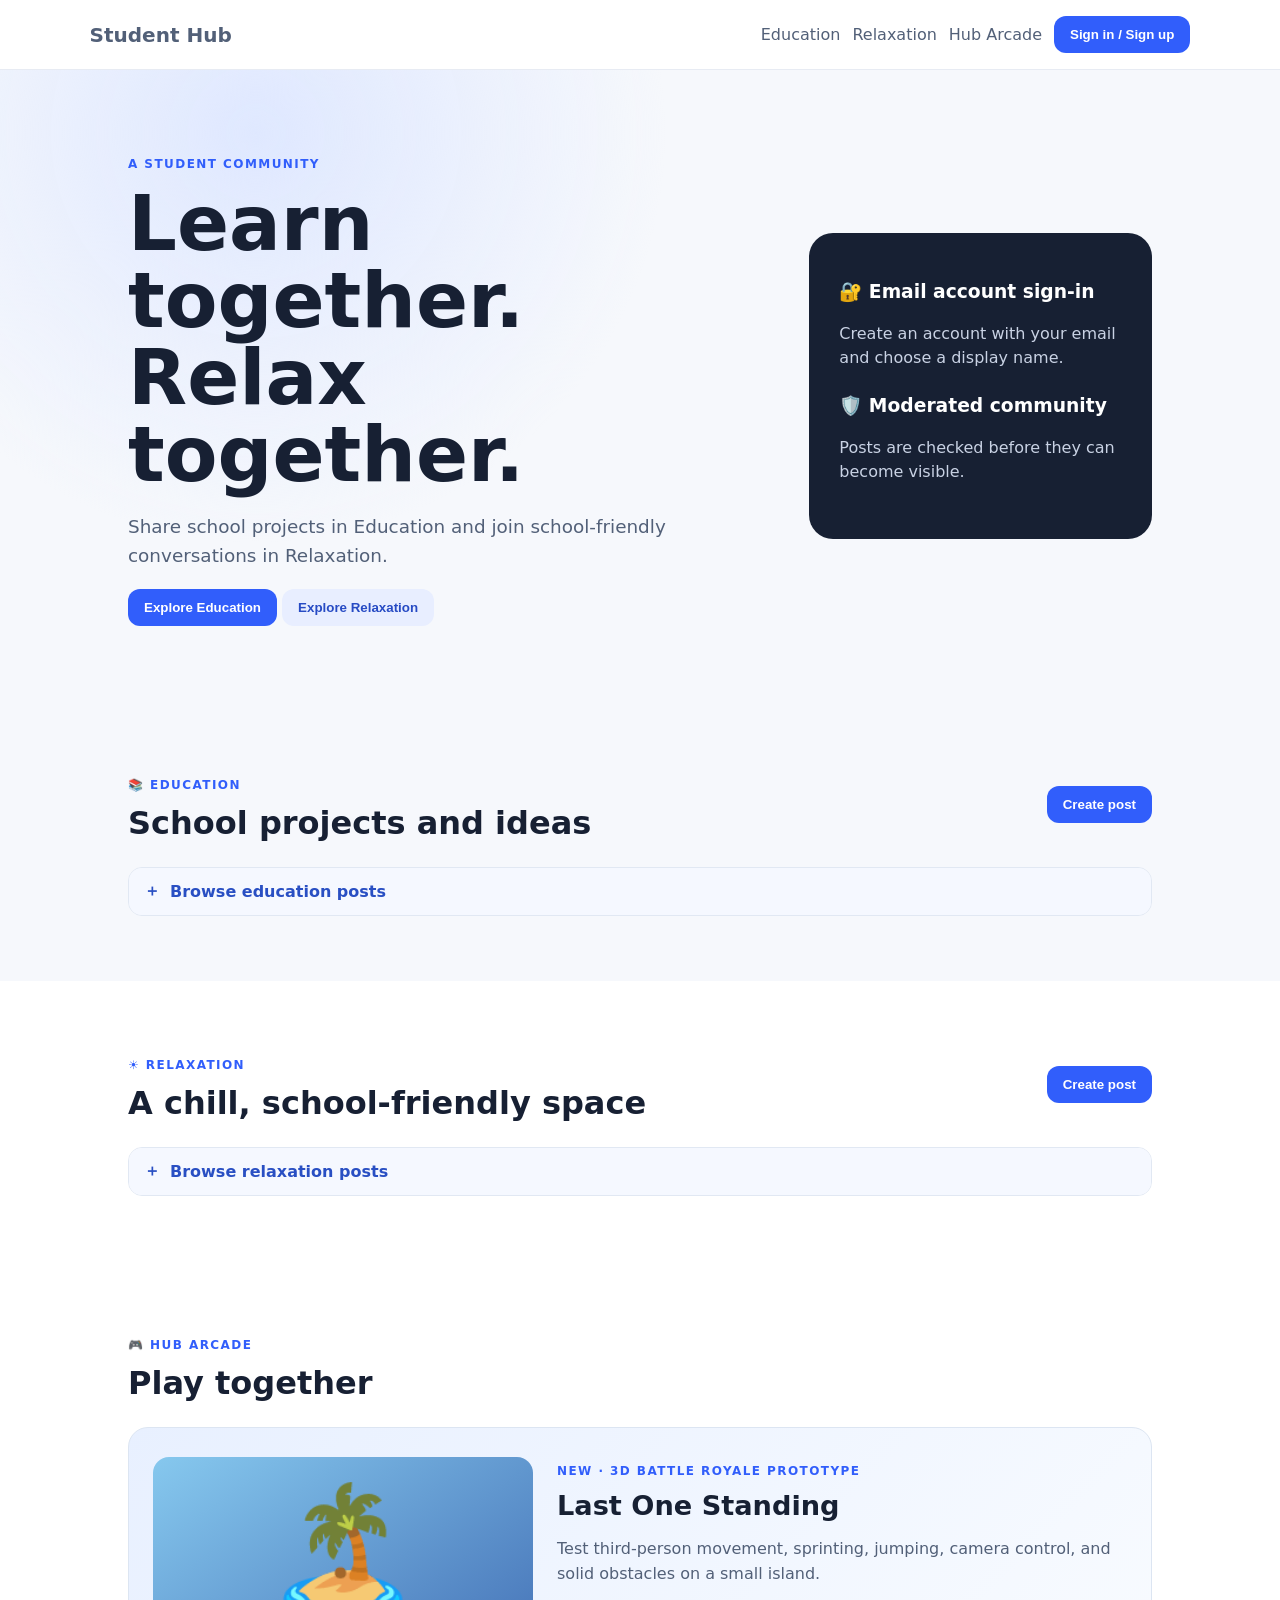
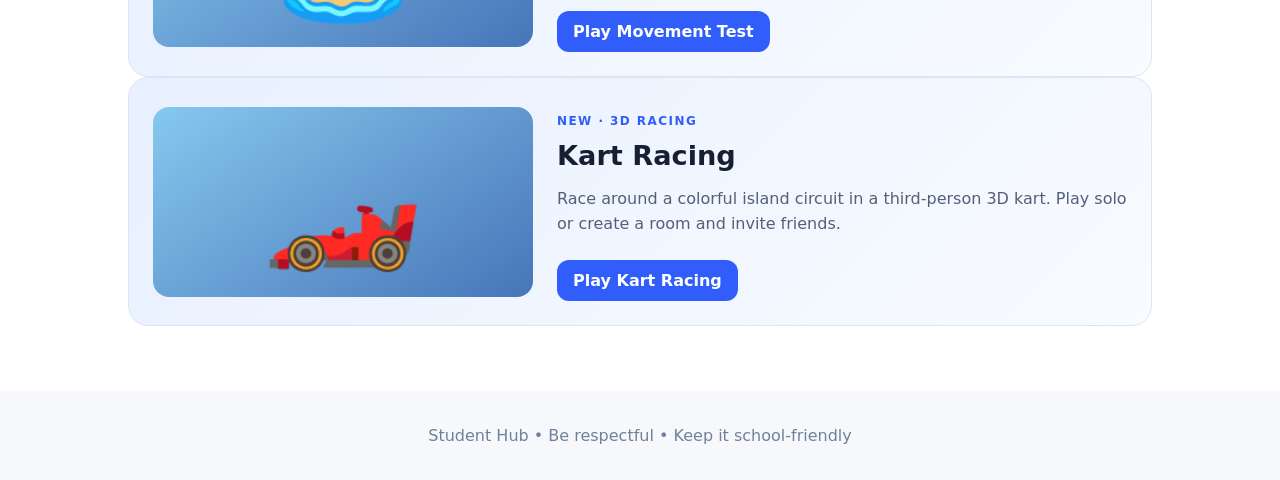
<file: index.html>
<!doctype html>
<html lang="en">
<head>
  <meta charset="UTF-8">
  <meta name="viewport" content="width=device-width,initial-scale=1">
  <title>Student Hub</title>
  <link rel="stylesheet" href="style.css">
</head>
<body>
  <header class="topbar">
    <a class="brand" href="#">Student Hub</a>
    <nav>
      <a href="#education">Education</a>
      <a href="#relaxation">Relaxation</a>
      <a href="#arcade">Hub Arcade</a>
      <span id="signedInAs" class="hidden"></span>
      <button id="notificationBtn" class="secondary hidden" type="button">Notifications <span id="notificationCount" class="notification-count hidden">0</span></button>
      <button id="profileBtn" class="secondary hidden" type="button">Profile</button>
      <button id="messagesBtn" class="secondary hidden" type="button">Messages</button>
      <button id="leaderboardBtn" class="secondary hidden" type="button">Points</button>
      <button id="adminBtn" class="secondary hidden">Admin Dashboard</button>
      <button id="loginBtn" class="primary">Sign in / Sign up</button>
      <button id="logoutBtn" class="ghost hidden">Log out</button>
    </nav>
  </header>

  <section id="notificationsPanel" class="notifications-panel hidden" aria-label="Notifications">
    <div class="notifications-heading">
      <div><p class="eyebrow">YOUR ACCOUNT</p><h2>Notifications</h2></div>
      <div class="notifications-actions">
        <button id="refreshNotifications" class="secondary" type="button">Refresh</button>
        <button id="markAllRead" class="secondary" type="button">Mark all read</button>
        <button id="closeNotifications" class="ghost" type="button">Close</button>
      </div>
    </div>
    <div id="notificationsList" class="notifications-list">Sign in to view notifications.</div>
  </section>

  <main>
    <section class="hero">
      <div>
        <p class="eyebrow">A STUDENT COMMUNITY</p>
        <h1>Learn together.<br>Relax together.</h1>
        <p class="lead">Share school projects in Education and join school-friendly conversations in Relaxation.</p>
        <button class="primary jump" data-target="education">Explore Education</button>
        <button class="secondary jump" data-target="relaxation">Explore Relaxation</button>
      </div>
      <div class="hero-card">
        <h3>🔐 Email account sign-in</h3>
        <p>Create an account with your email and choose a display name.</p>
        <h3>🛡️ Moderated community</h3>
        <p>Posts are checked before they can become visible.</p>
      </div>
    </section>

    <section class="section" id="education">
      <div class="section-heading">
        <div><p class="eyebrow">📚 EDUCATION</p><h2>School projects and ideas</h2></div>
        <button class="primary new-post" data-section="education">Create post</button>
      </div>
      <details class="feed-browser">
        <summary>Browse education posts</summary>
        <label class="post-search-label">Search education posts<input type="search" data-post-search="educationFeed" placeholder="Search titles, posts, or authors"></label>
        <div class="feed-scrollbox"><div class="feed" id="educationFeed"></div></div>
      </details>
    </section>

    <section class="section alt" id="relaxation">
      <div class="section-heading">
        <div><p class="eyebrow">☀️ RELAXATION</p><h2>A chill, school-friendly space</h2></div>
        <button class="primary new-post" data-section="relaxation">Create post</button>
      </div>
      <details class="feed-browser">
        <summary>Browse relaxation posts</summary>
        <label class="post-search-label">Search relaxation posts<input type="search" data-post-search="relaxationFeed" placeholder="Search titles, posts, or authors"></label>
        <div class="feed-scrollbox"><div class="feed" id="relaxationFeed"></div></div>
      </details>
    </section>


    <section class="section alt" id="arcade">
      <div class="section-heading">
        <div><p class="eyebrow">🎮 HUB ARCADE</p><h2>Play together</h2></div>
      </div>
      <article class="arcade-feature">
        <div class="arcade-art" aria-hidden="true">🏝️</div>
        <div class="arcade-copy">
          <p class="eyebrow">NEW · 3D BATTLE ROYALE PROTOTYPE</p>
          <h3>Last One Standing</h3>
          <p>Test third-person movement, sprinting, jumping, camera control, and solid obstacles on a small island.</p>
          <a class="primary arcade-play" href="last-one-standing.html">Play Movement Test</a>
        </div>
      </article>
      <article class="arcade-feature">
        <div class="arcade-art" aria-hidden="true">🏎️</div>
        <div class="arcade-copy">
          <p class="eyebrow">NEW · 3D RACING</p>
          <h3>Kart Racing</h3>
          <p>Race around a colorful island circuit in a third-person 3D kart. Play solo or create a room and invite friends.</p>
          <a class="primary arcade-play" href="kart-racing.html">Play Kart Racing</a>
        </div>
      </article>
    </section>

    <section id="profilePanel" class="feature-panel hidden">
      <div class="feature-heading"><div><p class="eyebrow">YOUR COMMUNITY PROFILE</p><h2 id="profileName">Student profile</h2></div><button class="ghost" onclick="document.getElementById('profilePanel').classList.add('hidden')">Close</button></div>
      <div class="profile-layout"><div id="profileAvatar" class="profile-avatar"><span>S</span></div><div><p id="profileBio" class="lead">No bio yet.</p><button id="profileMessageButton" class="primary hidden" type="button">Request a private chat</button></div></div>
      <form id="profileEditForm" class="profile-edit-form hidden"><h3>Edit your profile</h3><label>Display name<input id="profileEditName" maxlength="60" required></label><label>Short bio<textarea id="profileEditBio" maxlength="240" placeholder="A little about your school interests"></textarea></label><label>Profile picture URL (HTTPS)<input id="profileEditAvatar" type="url" placeholder="https://..."></label><p class="notice">Only use an image you have permission to share. Avoid adding your school, address, phone number, or other private details.</p><button class="primary" type="submit">Save profile</button></form>
      <h3>Published post history</h3><div id="profilePosts" class="profile-posts"></div>
    </section>

    <section id="messagesPanel" class="feature-panel hidden">
      <div class="feature-heading"><div><p class="eyebrow">PRIVATE MESSAGES</p><h2>Messages</h2></div><button class="ghost" onclick="document.getElementById('messagesPanel').classList.add('hidden')">Close</button></div>
      <p class="notice">Chats are text-only and require the other student to accept your request. You can report a message or block a student. Do not share private information.</p>
      <div class="message-search"><label>Find a student<input id="studentSearch" maxlength="60" placeholder="Search display names"></label><button id="searchStudentsBtn" class="secondary" type="button">Search</button></div>
      <div id="studentSearchResults" class="admin-list muted">Search for a student to request a direct chat or select people for a group.</div>
      <div class="group-create"><label>New group name<input id="groupNameInput" maxlength="40" placeholder="e.g. STEM Project Team"></label><button id="createGroupBtn" class="secondary" type="button">Create group with selected students</button><p class="meta">Select students using the checkboxes in search results. Each invited student must accept before joining. Groups allow up to 12 members.</p></div>
      <div class="messages-layout"><div class="messages-sidebar"><h3>Requests & invitations</h3><div id="messageRequests" class="admin-list">Loading requests...</div><h3>Conversations</h3><div id="conversationList" class="admin-list">Loading conversations...</div></div><div class="chat-area"><div id="groupChatInfo" class="group-chat-info"></div><div id="chatGames" class="chat-games"></div><div id="chatMessages" class="chat-messages">Choose an accepted conversation to view messages.</div><div class="group-chat-actions"><button id="inviteSelectedGroupBtn" class="small-button hidden" type="button">Invite selected students to this group</button><button id="leaveGroupBtn" class="small-button danger hidden" type="button">Leave group</button></div><button id="blockStudentBtn" class="small-button danger hidden" type="button">Block student</button><form id="chatComposer" class="chat-composer hidden"><textarea id="chatInput" maxlength="2000" required placeholder="Write a respectful message"></textarea><button id="sendMessageBtn" class="primary" type="submit">Send</button></form></div></div>
    </section>

    <section id="leaderboardPanel" class="feature-panel hidden">
      <div class="feature-heading"><div><p class="eyebrow">COMMUNITY CONTRIBUTIONS</p><h2>Points & achievements</h2></div><button class="ghost" onclick="document.getElementById('leaderboardPanel').classList.add('hidden')">Close</button></div>
      <p class="notice">New published posts earn 10 points. Staff-approved comments earn 2 points. Points reward helpful contributions, not popularity.</p>
      <div id="leaderboardList" class="leaderboard-list">Loading leaderboard...</div>
    </section>

    <section id="adminPanel" class="admin-panel hidden">
      <div class="admin-heading">
        <div>
          <p class="eyebrow">STAFF AREA</p>
          <h2>Admin Dashboard</h2>
          <p id="adminRoleLabel" class="muted"></p>
        </div>
        <div class="admin-heading-actions">
          <button id="refreshAdmin" class="secondary">Refresh</button>
          <button id="closeAdmin" class="ghost">Close</button>
        </div>
      </div>

      <div class="admin-grid">
        <section class="admin-card">
          <h3>🛡️ Pending Review</h3>
          <p class="muted">AI-flagged posts wait here for staff review before publication.</p>
          <button id="createReviewTestPost" class="secondary hidden" type="button">Create harmless test post</button>
          <p class="notice">Owner/admin testing only. This creates a clearly labeled sample directly in the review queue.</p>
          <div id="pendingReviewList" class="admin-list">Loading pending posts...</div>
        </section>

        <section class="admin-card" id="membersCard">
          <h3>👥 Member management</h3>
          <p class="muted">Review accounts, assign staff roles, and manage bans.</p>
          <div id="membersList" class="admin-list">Loading members...</div>
        </section>

        <section class="admin-card">
          <h3>🔒 Reported private messages</h3>
          <p class="muted">Only messages students report are shown to staff here.</p>
          <div id="dmReportsList" class="admin-list">Loading reports...</div>
        </section>
        <section class="admin-card">
          <h3>💬 Comment review</h3>
          <p class="muted">Comments stay private until staff approves them.</p>
          <div id="pendingCommentsList" class="admin-list">Loading comments...</div>
        </section>
        <section class="admin-card">
          <h3>🚩 Report queue</h3>
          <p class="muted">Review posts that students have reported.</p>
          <div id="reportsList" class="admin-list">Loading reports...</div>
        </section>

        <section class="admin-card">
          <h3>🙈 Hidden posts</h3>
          <p class="muted">Restore posts that were hidden by staff.</p>
          <div id="hiddenPostsList" class="admin-list">Loading hidden posts...</div>
        </section>
      </div>
    </section>
  </main>

  <footer>Student Hub • Be respectful • Keep it school-friendly</footer>

  <div class="modal hidden" id="authModal">
    <div class="modal-box">
      <button class="close" id="closeAuth">×</button>
      <p class="eyebrow">STUDENT HUB ACCOUNT</p>
      <h2 id="authHeading">Sign in</h2>
      <form id="authForm">
        <label id="nameLabel" class="hidden">Display name<input id="nameInput" maxlength="60" placeholder="Your display name"></label>
        <label>Email<input id="emailInput" type="email" required placeholder="you@example.com"></label>
        <label>Password<input id="passwordInput" type="password" required minlength="8" placeholder="At least 8 characters"></label>
        <p class="notice" id="authNotice">Use your Student Hub email and password.</p>
        <button class="primary" type="submit" id="authSubmit">Sign in</button>
      </form>
      <p class="notice"><span id="switchPrompt">New here?</span> <button id="switchAuth" type="button">Create an account</button></p>
    </div>
  </div>

  <div class="modal hidden" id="postModal">
    <div class="modal-box">
      <button class="close" id="closeModal">×</button>
      <p class="eyebrow" id="modalSection">NEW POST</p>
      <h2>Create a post</h2>
      <form id="postForm">
        <input type="hidden" id="sectionInput">
        <label>Title<input id="titleInput" maxlength="120" required></label>
        <label>Content<textarea id="contentInput" maxlength="10000" required></textarea></label>
        <label class="image-upload-label" for="postImageInput">Add an image (optional)
          <input id="postImageInput" type="file" accept="image/jpeg,image/png,image/webp">
        </label>
        <p class="notice">JPG, PNG, or WebP. Maximum file size: 5 MB. Images are checked along with your post.</p>
        <div id="postImagePreview" class="post-image-preview hidden" aria-live="polite"></div>
        <p class="notice">Posts are checked by automated moderation. Unflagged posts publish immediately; flagged posts wait for staff review.</p>
        <button class="primary" type="submit" id="submitPost">Submit for review</button>
      </form>
    </div>
  </div>

  <div id="toast" class="toast hidden"></div>
  <script type="module" src="app.js?v=1660c5dce2f8"></script>
</body>
</html>
</file>
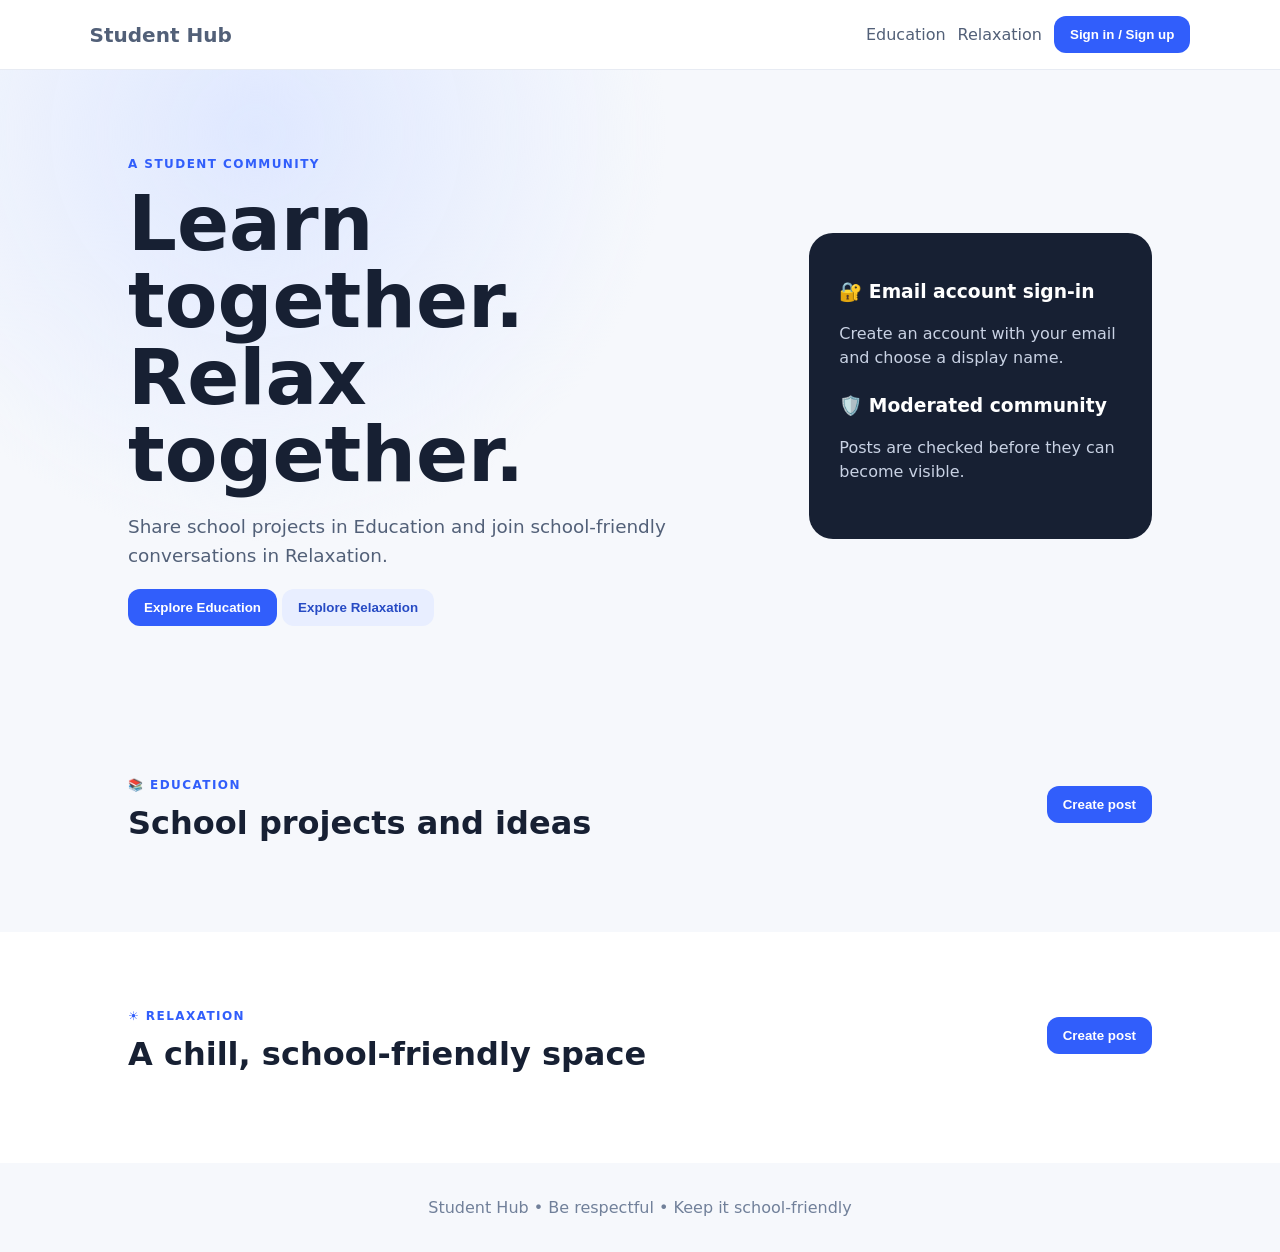
<file: indeex.html>
<!doctype html>
<html lang="en"><head><meta charset="UTF-8"><meta name="viewport" content="width=device-width,initial-scale=1"><title>Student Hub</title><link rel="stylesheet" href="style.css"></head>
<body>
<header class="topbar"><a class="brand" href="#">Student Hub</a><nav><a href="#education">Education</a><a href="#relaxation">Relaxation</a><span id="signedInAs" class="hidden"></span><button id="loginBtn" class="primary">Sign in / Sign up</button><button id="logoutBtn" class="ghost hidden">Log out</button></nav></header>
<main><section class="hero"><div><p class="eyebrow">A STUDENT COMMUNITY</p><h1>Learn together.<br>Relax together.</h1><p class="lead">Share school projects in Education and join school-friendly conversations in Relaxation.</p><button class="primary jump" data-target="education">Explore Education</button> <button class="secondary jump" data-target="relaxation">Explore Relaxation</button></div><div class="hero-card"><h3>🔐 Email account sign-in</h3><p>Create an account with your email and choose a display name.</p><h3>🛡️ Moderated community</h3><p>Posts are checked before they can become visible.</p></div></section>
<section class="section" id="education"><div class="section-heading"><div><p class="eyebrow">📚 EDUCATION</p><h2>School projects and ideas</h2></div><button class="primary new-post" data-section="education">Create post</button></div><div class="feed" id="educationFeed"></div></section>
<section class="section alt" id="relaxation"><div class="section-heading"><div><p class="eyebrow">☀️ RELAXATION</p><h2>A chill, school-friendly space</h2></div><button class="primary new-post" data-section="relaxation">Create post</button></div><div class="feed" id="relaxationFeed"></div></section></main>
<footer>Student Hub • Be respectful • Keep it school-friendly</footer>
<div class="modal hidden" id="authModal"><div class="modal-box"><button class="close" id="closeAuth">×</button><p class="eyebrow">STUDENT HUB ACCOUNT</p><h2 id="authHeading">Sign in</h2><form id="authForm"><label id="nameLabel" class="hidden">Display name<input id="nameInput" maxlength="60" placeholder="Your display name"></label><label>Email<input id="emailInput" type="email" required placeholder="you@example.com"></label><label>Password<input id="passwordInput" type="password" required minlength="8" placeholder="At least 8 characters"></label><p class="notice" id="authNotice">Use your Student Hub email and password.</p><button class="primary" type="submit" id="authSubmit">Sign in</button></form><p class="notice"><span id="switchPrompt">New here?</span> <button id="switchAuth" type="button">Create an account</button></p></div></div>
<div class="modal hidden" id="postModal"><div class="modal-box"><button class="close" id="closeModal">×</button><p class="eyebrow" id="modalSection">NEW POST</p><h2>Create a post</h2><form id="postForm"><input type="hidden" id="sectionInput"><label>Title<input id="titleInput" maxlength="120" required></label><label>Content<textarea id="contentInput" maxlength="10000" required></textarea></label><p class="notice">Your post is checked before it becomes visible. If moderation is unavailable, it will not publish.</p><button class="primary" type="submit" id="submitPost">Submit for review</button></form></div></div>
<div id="toast" class="toast hidden"></div><script type="module" src="app.js"></script></body></html>
</file>
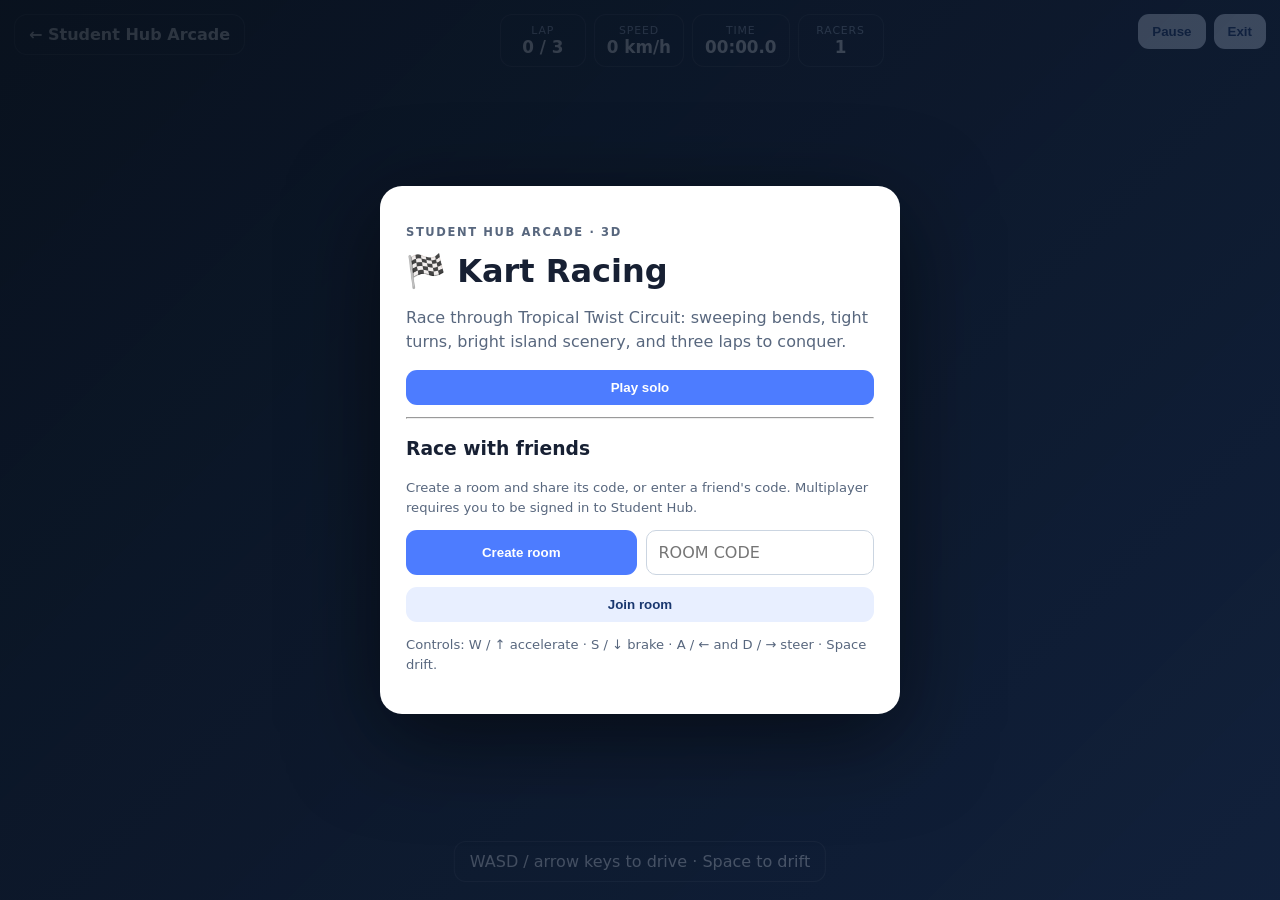
<file: kart-racing.html>
<!doctype html>
<html lang="en">
<head>
  <meta charset="UTF-8">
  <meta name="viewport" content="width=device-width,initial-scale=1">
  <meta name="theme-color" content="#14213d">
  <title>Kart Racing | Student Hub Arcade</title>
  <style>
    *{box-sizing:border-box}html,body{margin:0;width:100%;height:100%;overflow:hidden;font-family:Inter,system-ui,Arial,sans-serif;background:#101827;color:#fff}
    #game{position:fixed;inset:0}canvas{display:block;width:100%;height:100%}
    .top{position:fixed;z-index:3;top:14px;left:14px;right:14px;display:flex;justify-content:space-between;align-items:flex-start;gap:12px;pointer-events:none}
    .brand,.hud,.actions{pointer-events:auto}.brand{padding:10px 14px;background:#101827d9;border:1px solid #ffffff24;border-radius:13px;text-decoration:none;color:#fff;font-weight:850}
    .hud{display:flex;gap:8px;flex-wrap:wrap;justify-content:center}.stat{min-width:86px;padding:9px 12px;text-align:center;background:#101827df;border:1px solid #ffffff24;border-radius:12px}.stat small{display:block;color:#aab8ce;font-size:.68rem;text-transform:uppercase;letter-spacing:.08em}.stat strong{font-size:1.05rem;font-variant-numeric:tabular-nums}
    .actions{display:flex;gap:8px}.btn{border:0;border-radius:11px;padding:10px 14px;background:#e8efff;color:#19376f;font-weight:800;cursor:pointer}.btn.primary{background:#4d7cff;color:white}.btn:disabled{opacity:.5;cursor:not-allowed}
    .panel{position:fixed;z-index:5;inset:0;display:grid;place-items:center;padding:18px;background:linear-gradient(135deg,#08111ddd,#122443bb)}.dialog{width:min(520px,100%);max-height:90vh;overflow:auto;padding:26px;background:#fff;color:#172033;border-radius:22px;box-shadow:0 24px 90px #0008}.dialog h1{margin:4px 0 8px;font-size:2rem}.dialog p{color:#58677e;line-height:1.5}.eyebrow{font-size:.72rem;font-weight:900;letter-spacing:.14em;color:#4268d9}.row{display:flex;gap:9px;flex-wrap:wrap;margin:12px 0}.row>*{flex:1}.field{width:100%;padding:12px;border:1px solid #cbd5e1;border-radius:10px;font:inherit}.note{font-size:.82rem;color:#64748b}.hidden{display:none!important}
    #message{position:fixed;z-index:4;bottom:18px;left:50%;transform:translateX(-50%);padding:10px 15px;background:#101827df;border:1px solid #ffffff26;border-radius:12px;color:#fff;text-align:center;max-width:90vw}
    #countdown{position:fixed;z-index:4;inset:0;display:grid;place-items:center;font-size:clamp(5rem,18vw,11rem);font-weight:1000;text-shadow:0 8px 35px #0009;pointer-events:none}
    .controls{position:fixed;z-index:3;bottom:18px;left:18px;right:18px;display:none;justify-content:space-between;pointer-events:none}.control-group{display:flex;gap:10px}.touch{width:62px;height:62px;border:1px solid #ffffff55;border-radius:18px;background:#101827b8;color:white;font-size:1.35rem;font-weight:900;pointer-events:auto;touch-action:none}
    @media(max-width:720px){.top{flex-wrap:wrap}.brand{font-size:.85rem}.hud{order:3;width:100%}.stat{flex:1;min-width:0;padding:7px}.actions .btn{padding:9px;font-size:.8rem}.controls{display:flex}.dialog{padding:21px}}
  </style>
</head>
<body>
  <div id="game"></div>
  <div class="top">
    <a class="brand" href="index.html#arcade">← Student Hub Arcade</a>
    <div class="hud">
      <div class="stat"><small>Lap</small><strong id="lap">0 / 3</strong></div>
      <div class="stat"><small>Speed</small><strong id="speed">0 km/h</strong></div>
      <div class="stat"><small>Time</small><strong id="time">00:00.0</strong></div>
      <div class="stat"><small>Racers</small><strong id="racers">1</strong></div>
    </div>
    <div class="actions"><button class="btn" id="pauseBtn">Pause</button><button class="btn" id="exitBtn">Exit</button></div>
  </div>
  <div id="countdown" class="hidden"></div>
  <div class="controls">
    <div class="control-group"><button class="touch" data-key="ArrowLeft">◀</button><button class="touch" data-key="ArrowRight">▶</button></div>
    <div class="control-group"><button class="touch" data-key="ArrowDown">▼</button><button class="touch" data-key="ArrowUp">▲</button></div>
  </div>
  <div id="message">WASD / arrow keys to drive · Space to drift</div>

  <section class="panel" id="menu">
    <div class="dialog">
      <p class="eyebrow">STUDENT HUB ARCADE · 3D</p>
      <h1>🏁 Kart Racing</h1>
      <p>Race through Tropical Twist Circuit: sweeping bends, tight turns, bright island scenery, and three laps to conquer.</p>
      <div class="row"><button class="btn primary" id="soloBtn">Play solo</button></div>
      <hr>
      <h3>Race with friends</h3>
      <p class="note">Create a room and share its code, or enter a friend's code. Multiplayer requires you to be signed in to Student Hub.</p>
      <div class="row"><button class="btn primary" id="createRoomBtn">Create room</button><input class="field" id="roomInput" maxlength="6" placeholder="ROOM CODE" aria-label="Room code"></div>
      <div class="row"><button class="btn" id="joinRoomBtn">Join room</button></div>
      <p class="note" id="roomStatus" aria-live="polite"></p>
      <p class="note">Controls: W / ↑ accelerate · S / ↓ brake · A / ← and D / → steer · Space drift.</p>
    </div>
  </section>
  <section class="panel hidden" id="lobby">
    <div class="dialog">
      <p class="eyebrow">MULTIPLAYER ROOM</p>
      <h1>Room <span id="roomLabel"></span></h1>
      <p>Share this code with friends so they can join your race.</p>
      <div class="row"><button class="btn" id="copyCodeBtn">Copy room code</button><button class="btn" id="leaveRoomBtn">Leave room</button></div>
      <h3>Racers in room</h3>
      <div id="playerList"></div>
      <p class="note" id="lobbyStatus">Waiting for racers…</p>
      <div class="row"><button class="btn primary" id="startRaceBtn">Start race</button></div>
    </div>
  </section>
  <section class="panel hidden" id="finish">
    <div class="dialog">
      <p class="eyebrow">RACE COMPLETE</p><h1>🏆 Finished!</h1>
      <p id="finishTime"></p>
      <div class="row"><button class="btn primary" id="againBtn">Race again</button><button class="btn" id="finishExitBtn">Back to arcade</button></div>
    </div>
  </section>
  <section class="panel hidden" id="pausePanel">
    <div class="dialog"><p class="eyebrow">RACE PAUSED</p><h1>Take a breather.</h1><div class="row"><button class="btn primary" id="resumeBtn">Resume</button><button class="btn" id="pauseExitBtn">Exit race</button></div></div>
  </section>
<script type="module">
import * as THREE from "https://esm.sh/three@0.170.0";
import { createClient } from "https://esm.sh/@supabase/supabase-js@2";

const SUPABASE_URL = "https://hftxvwrhinrqnuqdxzcs.supabase.co";
const SUPABASE_ANON_KEY = "sb_publishable_-JzmuC2v2YDdeZaeNS4OjQ_BGiKMNLl";
const supabase = createClient(SUPABASE_URL, SUPABASE_ANON_KEY);
const $ = id => document.getElementById(id);
let currentUser = null;
let playerName = "Guest Racer";
let channel = null;
let roomCode = "";
let isRoomHost = false;
let raceRunning = false;
let paused = false;
let raceStartAt = 0;
let raceStartedAt = 0;
let elapsed = 0;
let lap = 0;
let previousTrackT = 0;
let finished = false;
let lastBroadcast = 0;
const keys = new Set();
const remotePlayers = new Map();
const maxLaps = 3;
const trackSamples = 360;
const roadHalfWidth = 8;
const trackPoints = [];
const scene = new THREE.Scene();
scene.background = new THREE.Color(0x91d7f2);
scene.fog = new THREE.Fog(0x91d7f2, 100, 230);
const camera = new THREE.PerspectiveCamera(65, innerWidth / innerHeight, 0.1, 500);
const renderer = new THREE.WebGLRenderer({antialias:true});
renderer.setPixelRatio(Math.min(devicePixelRatio, 1.8));
renderer.setSize(innerWidth, innerHeight);
renderer.shadowMap.enabled = true;
renderer.shadowMap.type = THREE.PCFSoftShadowMap;
renderer.outputColorSpace = THREE.SRGBColorSpace;
$("game").appendChild(renderer.domElement);
scene.add(new THREE.HemisphereLight(0xdff5ff,0x66804b,2.0));
const sun = new THREE.DirectionalLight(0xffffff,2.2);
sun.position.set(-45,85,35);sun.castShadow=true;sun.shadow.mapSize.set(2048,2048);scene.add(sun);

const mat = (color, roughness=.85) => new THREE.MeshStandardMaterial({color,roughness});
const grassMat=mat(0x4d9b55), roadMat=mat(0x343b49), curbMat=mat(0xf3f3f3), redMat=mat(0xe34c48), whiteMat=mat(0xffffff), treeMat=mat(0x247044), trunkMat=mat(0x805334);
const ground=new THREE.Mesh(new THREE.PlaneGeometry(360,360),grassMat);ground.rotation.x=-Math.PI/2;ground.position.y=-.12;ground.receiveShadow=true;scene.add(ground);

// Tropical Twist Circuit: a closed, hand-shaped course with straights, sweepers,
 // and tighter bends. All track systems use the same normalized 0..1 parameter.
const courseCurve = new THREE.CatmullRomCurve3([
  new THREE.Vector3(48,0,0),
  new THREE.Vector3(45,0,17),
  new THREE.Vector3(34,0,33),
  new THREE.Vector3(15,0,42),
  new THREE.Vector3(-8,0,41),
  new THREE.Vector3(-29,0,32),
  new THREE.Vector3(-44,0,15),
  new THREE.Vector3(-46,0,-7),
  new THREE.Vector3(-33,0,-27),
  new THREE.Vector3(-11,0,-41),
  new THREE.Vector3(13,0,-40),
  new THREE.Vector3(33,0,-27),
  new THREE.Vector3(42,0,-12)
], true, "catmullrom", 0.18);
function centerAt(t){return courseCurve.getPointAt(THREE.MathUtils.euclideanModulo(t,1));}
function tangentAt(t){return courseCurve.getTangentAt(THREE.MathUtils.euclideanModulo(t,1)).normalize();}
function sideAt(t){const d=tangentAt(t);return new THREE.Vector3(d.z,0,-d.x).normalize();}
for(let i=0;i<trackSamples;i++)trackPoints.push(centerAt(i/trackSamples));
const roadVertices=[],roadIndices=[];
for(let i=0;i<=trackSamples;i++){
  const t=i/trackSamples,p=centerAt(t),s=sideAt(t);
  roadVertices.push(p.x+s.x*roadHalfWidth,.02,p.z+s.z*roadHalfWidth,p.x-s.x*roadHalfWidth,.02,p.z-s.z*roadHalfWidth);
  if(i<trackSamples){const a=i*2,b=a+1,c=a+2,d=a+3;roadIndices.push(a,b,c,b,d,c);}
}
const roadGeo=new THREE.BufferGeometry();roadGeo.setAttribute("position",new THREE.Float32BufferAttribute(roadVertices,3));roadGeo.setIndex(roadIndices);roadGeo.computeVertexNormals();
const road=new THREE.Mesh(roadGeo,roadMat);road.receiveShadow=true;scene.add(road);
function makeRail(sign,color){
  const pts=[];for(let i=0;i<=trackSamples;i++){const t=i/trackSamples,p=centerAt(t),s=sideAt(t);pts.push(new THREE.Vector3(p.x+s.x*(roadHalfWidth+.55)*sign, .65,p.z+s.z*(roadHalfWidth+.55)*sign));}
  const curve=new THREE.CatmullRomCurve3(pts,true);const rail=new THREE.Mesh(new THREE.TubeGeometry(curve,trackSamples,0.42,8,true),mat(color));rail.castShadow=true;scene.add(rail);
}
makeRail(1,0xf4f5f7);makeRail(-1,0xf4f5f7);
for(let i=0;i<trackSamples;i+=12){
  const t=i/trackSamples,p=centerAt(t),s=sideAt(t);
  const marker=new THREE.Mesh(new THREE.BoxGeometry(.22,.04,2.1),whiteMat);marker.position.set(p.x,.08,p.z);marker.rotation.y=Math.atan2(tangentAt(t).x,tangentAt(t).z);scene.add(marker);
  for(const sign of [-1,1]){
    const curb=new THREE.Mesh(new THREE.BoxGeometry(2.1,.14,.9),i%24===0?redMat:whiteMat);
    curb.position.set(p.x+s.x*roadHalfWidth*.91,.12,p.z+s.z*roadHalfWidth*.91);curb.rotation.y=Math.atan2(tangentAt(t).x,tangentAt(t).z);scene.add(curb);
  }
}
// Checkered start/finish strip across the full road width.
for(let i=0;i<8;i++){
  const tile=new THREE.Mesh(new THREE.BoxGeometry(2,.07,1.25),i%2?whiteMat:mat(0x202633));
  tile.position.set(48-7+i*2,.09,0);
  scene.add(tile);
}
// Colorful start/finish arch.
const archMat=mat(0xffcf45,.5),archDark=mat(0x3156bd,.55);
for(const x of [39.8,56.2]){
  const post=new THREE.Mesh(new THREE.BoxGeometry(.8,5.5,.8),archMat);
  post.position.set(x,2.75,0);post.castShadow=true;scene.add(post);
}
const archTop=new THREE.Mesh(new THREE.BoxGeometry(17.2,.9,.9),archDark);
archTop.position.set(48,5.45,0);archTop.castShadow=true;scene.add(archTop);
const archSign=new THREE.Mesh(new THREE.BoxGeometry(7.5,1.15,.16),mat(0xff5b62,.5));
archSign.position.set(48,5.45,.52);scene.add(archSign);
const startT=0;
for(let i=0;i<10;i++){
  const t=i/10*.32,p=centerAt(t),s=sideAt(t);
  const tree=new THREE.Group();
  const trunk=new THREE.Mesh(new THREE.CylinderGeometry(.35,.5,2.4,7),trunkMat);trunk.position.y=1.2;trunk.castShadow=true;tree.add(trunk);
  const crown=new THREE.Mesh(new THREE.ConeGeometry(2.2,5,7),treeMat);crown.position.y=4; crown.castShadow=true;tree.add(crown);
  tree.position.set(p.x+s.x*17,0,p.z+s.z*17);scene.add(tree);
}
for(let i=0;i<36;i++){
  const t=i/36,p=centerAt(t),s=sideAt(t),sign=i%2?1:-1;
  const group=new THREE.Group();
  const trunk=new THREE.Mesh(new THREE.CylinderGeometry(.28,.4,2,7),trunkMat);trunk.position.y=1;group.add(trunk);
  const crown=new THREE.Mesh(new THREE.ConeGeometry(1.7,4,7),treeMat);crown.position.y=3.6;group.add(crown);
  group.position.set(p.x+s.x*(19+Math.random()*14)*sign,0,p.z+s.z*(19+Math.random()*14)*sign);scene.add(group);
}
const water=new THREE.Mesh(new THREE.PlaneGeometry(600,600),mat(0x3c9bc4));water.rotation.x=-Math.PI/2;water.position.y=-.35;scene.add(water);
const island=new THREE.Mesh(new THREE.CylinderGeometry(105,110,2,64),grassMat);island.position.y=-.7;scene.add(island);

function makeKart(color=0x3478f6,name="You"){
  const root=new THREE.Group();const bodyMat=mat(color,.45),dark=mat(0x18202c,.6),glass=mat(0x9bd9f3,.25);
  const body=new THREE.Mesh(new THREE.BoxGeometry(2.5,.65,3.7),bodyMat);body.position.y=.85;body.castShadow=true;root.add(body);
  const nose=new THREE.Mesh(new THREE.BoxGeometry(1.7,.28,1.0),bodyMat);nose.position.set(0,1.12,1.25);root.add(nose);
  const seat=new THREE.Mesh(new THREE.BoxGeometry(1.25,.95,1.1),dark);seat.position.set(0,1.45,-.35);root.add(seat);
  const windshield=new THREE.Mesh(new THREE.BoxGeometry(1.45,.55,.16),glass);windshield.position.set(0,1.65,.25);windshield.rotation.x=-.2;root.add(windshield);
  for(const x of [-1.3,1.3])for(const z of [-1.15,1.15]){
    const wheel=new THREE.Mesh(new THREE.CylinderGeometry(.48,.48,.38,14),dark);wheel.rotation.z=Math.PI/2;wheel.position.set(x,.48,z);wheel.castShadow=true;root.add(wheel);
  }
  const driverHead=new THREE.Mesh(new THREE.SphereGeometry(.42,14,12),mat(0xffc99e));driverHead.position.set(0,2.05,-.45);root.add(driverHead);
  const helmet=new THREE.Mesh(new THREE.SphereGeometry(.49,14,12,0,Math.PI*2,0,Math.PI*.55),mat(0xffd34f));helmet.position.set(0,2.12,-.48);root.add(helmet);
  root.userData.playerName=name;scene.add(root);return root;
}
const kart=makeKart(0x3478f6,playerName);
kart.position.set(48,0,0);
let heading=0,speed=0,steer=0;
const remoteColors=[0xf04e4e,0x9b59d0,0xff9f43,0x1abc9c,0xe84393];
function closestTrackT(pos){
  // Find the closest point on each sampled track segment, not just each sample vertex.
  // This remains stable around the full loop, including the start/finish seam.
  let bestDistance=Infinity,bestT=0;
  for(let i=0;i<trackSamples;i++){
    const a=trackPoints[i],b=trackPoints[(i+1)%trackSamples];
    const abX=b.x-a.x,abZ=b.z-a.z;
    const lengthSq=abX*abX+abZ*abZ;
    const fraction=THREE.MathUtils.clamp(((pos.x-a.x)*abX+(pos.z-a.z)*abZ)/lengthSq,0,1);
    const dx=pos.x-(a.x+abX*fraction),dz=pos.z-(a.z+abZ*fraction);
    const distance=dx*dx+dz*dz;
    if(distance<bestDistance){bestDistance=distance;bestT=(i+fraction)/trackSamples;}
  }
  return {t:bestT,distance:Math.sqrt(bestDistance)};
}
function createRemote(id,name){
  const obj=makeKart(remoteColors[remotePlayers.size%remoteColors.length],name||"Racer");
  obj.scale.setScalar(.94);remotePlayers.set(id,{obj,target:new THREE.Vector3(48,0,0),heading:0,name:name||"Racer",lap:0});
  return remotePlayers.get(id);
}
function removeRemote(id){const p=remotePlayers.get(id);if(p){scene.remove(p.obj);p.obj.traverse(o=>{if(o.geometry)o.geometry.dispose();});remotePlayers.delete(id);}}
function updateRacerCount(){$("racers").textContent=String(1+remotePlayers.size);}
function formatTime(ms){const total=ms/1000,m=Math.floor(total/60),s=(total%60).toFixed(1).padStart(4,"0");return String(m).padStart(2,"0")+":"+s;}
function showMessage(text){$("message").textContent=text;}
function setPanel(id){for(const p of ["menu","lobby","finish","pausePanel"])$(p).classList.toggle("hidden",p!==id);}
async function getIdentity(){
  const {data}=await supabase.auth.getUser();currentUser=data?.user||null;
  if(currentUser)playerName=(currentUser.user_metadata?.display_name||currentUser.email?.split("@")[0]||"Student").slice(0,22);
}
function randomCode(){const chars="ABCDEFGHJKLMNPQRSTUVWXYZ23456789";let s="";for(let i=0;i<6;i++)s+=chars[Math.floor(Math.random()*chars.length)];return s;}
async function connectRoom(code,host){
  if(!currentUser){$("roomStatus").textContent="Sign in to Student Hub first, then return to join multiplayer.";return false;}
  if(channel)await supabase.removeChannel(channel);
  roomCode=code.toUpperCase();isRoomHost=host;
  channel=supabase.channel("kart-room-"+roomCode,{config:{presence:{key:currentUser.id},broadcast:{self:false}}});
  channel.on("presence",{event:"sync"},()=>{
    const state=channel.presenceState(),ids=Object.keys(state);
    for(const id of ids){if(id===currentUser.id)continue;const meta=state[id]?.[0]||{};if(!remotePlayers.has(id))createRemote(id,meta.name||"Racer");}
    for(const id of [...remotePlayers.keys()])if(!ids.includes(id))removeRemote(id);
    updateRacerCount();renderPlayers();
  });
  channel.on("broadcast",{event:"kart-state"},({payload})=>{
    if(!payload||payload.id===currentUser.id)return;
    const remote=remotePlayers.get(payload.id)||createRemote(payload.id,payload.name);
    remote.target.set(payload.x,0,payload.z);remote.heading=payload.heading;remote.lap=payload.lap||0;
  });
  channel.on("broadcast",{event:"race-start"},({payload})=>{
    if(payload?.startAt)beginRace(payload.startAt);
  });
  await new Promise(resolve=>{
    channel.subscribe(async status=>{
      if(status==="SUBSCRIBED"){
        await channel.track({name:playerName,joinedAt:Date.now()});
        resolve(true);
      }else if(status==="CHANNEL_ERROR"||status==="TIMED_OUT"){resolve(false);}
    });
  }).then(ok=>{
    if(!ok){$("roomStatus").textContent="Could not connect to that room. Try again.";channel=null;return;}
    $("roomLabel").textContent=roomCode;$("roomInput").value=roomCode;
    $("lobbyStatus").textContent=isRoomHost?"You're the host. Start when everyone is ready.":"Connected! Waiting for the host to start.";
    $("startRaceBtn").classList.toggle("hidden",!isRoomHost);
    $("startRaceBtn").disabled=false;
    setPanel("lobby");renderPlayers();updateRacerCount();
  });
  return !!channel;
}
function renderPlayers(){
  if(!channel)return;
  const state=channel.presenceState(),rows=[];
  for(const id of Object.keys(state)){const p=state[id]?.[0]||{};rows.push('<div style="padding:9px;border:1px solid #e5eaf2;border-radius:9px;margin:6px 0"><strong>'+escapeHtml(p.name||"Racer")+'</strong>'+(id===currentUser?.id?' <span class="note">(you)</span>':"")+'</div>');}
  $("playerList").innerHTML=rows.join("")||"Waiting for racers…";
}
function escapeHtml(s){return String(s).replace(/[&<>"']/g,c=>({"&":"&amp;","<":"&lt;",">":"&gt;",'"':"&quot;","'":"&#39;"}[c]));}
function resetRace(){
  raceRunning=false;paused=false;finished=false;lap=0;elapsed=0;speed=0;heading=0;steer=0;
  kart.position.set(48,0,0);kart.rotation.y=0;previousTrackT=0;raceStartAt=0;raceStartedAt=0;
  $("lap").textContent="1 / "+maxLaps;$("speed").textContent="0 km/h";$("time").textContent="00:00.0";$("countdown").classList.add("hidden");
}
function beginRace(startAt=Date.now()+3000){
  resetRace();raceStartAt=startAt;raceRunning=true;setPanel("");showMessage("Get ready! W / ↑ accelerate · A/D / ← → steer · Space drift");
}
function startRace(){
  if(channel&&isRoomHost){const startAt=Date.now()+3500;channel.send({type:"broadcast",event:"race-start",payload:{startAt}});beginRace(startAt);}
  else beginRace(Date.now()+3000);
}
$("soloBtn").onclick=()=>{if(channel){supabase.removeChannel(channel);channel=null;roomCode="";remotePlayers.forEach((_,id)=>removeRemote(id));updateRacerCount();}setPanel("");beginRace();};
$("createRoomBtn").onclick=async()=>{await getIdentity();if(!currentUser){$("roomStatus").textContent="Please sign in to Student Hub before creating a multiplayer room.";return;}await connectRoom(randomCode(),true);};
$("joinRoomBtn").onclick=async()=>{await getIdentity();const code=$("roomInput").value.trim().toUpperCase();if(code.length!==6){$("roomStatus").textContent="Enter a 6-character room code.";return;}await connectRoom(code,false);};
$("copyCodeBtn").onclick=async()=>{try{await navigator.clipboard.writeText(roomCode);$("lobbyStatus").textContent="Room code copied! Share it with your friends.";}catch{$("lobbyStatus").textContent="Your room code is "+roomCode+". Select and copy it."; }};
$("startRaceBtn").onclick=startRace;
$("leaveRoomBtn").onclick=async()=>{if(channel)await supabase.removeChannel(channel);channel=null;roomCode="";remotePlayers.forEach((_,id)=>removeRemote(id));updateRacerCount();setPanel("menu");};
$("exitBtn").onclick=()=>{if(channel){supabase.removeChannel(channel);channel=null;}resetRace();setPanel("menu");};
$("finishExitBtn").onclick=$("exitBtn").onclick;
$("pauseBtn").onclick=()=>{if(!raceRunning||finished)return;paused=true;setPanel("pausePanel");};
$("resumeBtn").onclick=()=>{paused=false;setPanel("");};
$("pauseExitBtn").onclick=$("exitBtn").onclick;
$("againBtn").onclick=()=>{if(channel&&!isRoomHost){showMessage("Ask the room host to start the next race.");setPanel("lobby");return;}startRace();};

window.addEventListener("keydown",e=>{if(["ArrowUp","ArrowDown","ArrowLeft","ArrowRight"," "].includes(e.key))e.preventDefault();keys.add(e.key.toLowerCase());if(e.key==="Escape"&&raceRunning)$("pauseBtn").click();});
window.addEventListener("keyup",e=>keys.delete(e.key.toLowerCase()));
document.querySelectorAll("[data-key]").forEach(button=>{
  const key=button.dataset.key.toLowerCase();
  button.addEventListener("pointerdown",e=>{e.preventDefault();keys.add(key);button.setPointerCapture(e.pointerId);});
  const release=()=>keys.delete(key);button.addEventListener("pointerup",release);button.addEventListener("pointercancel",release);button.addEventListener("lostpointercapture",release);
});
window.addEventListener("blur",()=>keys.clear());

const clock=new THREE.Clock();
function update(dt,now){
  if(raceRunning&&!paused&&!finished){
    if(now<raceStartAt){$("countdown").classList.remove("hidden");$("countdown").textContent=String(Math.max(1,Math.ceil((raceStartAt-now)/1000)));speed=0;}
    else{
      $("countdown").classList.add("hidden");
      if(!raceStartedAt)raceStartedAt=now;
      elapsed=now-raceStartedAt;
      const forward=keys.has("w")||keys.has("arrowup"),back=keys.has("s")||keys.has("arrowdown");
      const left=keys.has("a")||keys.has("arrowleft"),right=keys.has("d")||keys.has("arrowright"),drift=keys.has(" ");
      // Separate throttle and reverse so holding S/Down reliably drives backward.
      if(forward&&!back) speed=Math.min(35,speed+22*dt);
      else if(back&&!forward){
        if(speed>0) speed=Math.max(0,speed-42*dt);
        else speed=Math.max(-18,speed-20*dt);
      }else if(!forward&&!back) speed*=Math.pow(.985,dt*60);

      // Lower steering rate and stronger damping make turns much less twitchy.
      const steerInput=(right?1:0)-(left?1:0);
      const steerStrength=Math.min(1,Math.abs(speed)/14);
      steer+=(steerInput*.78*steerStrength-steer*9.5*dt)*Math.min(1,dt*10);
      heading+=steer*dt*(drift?1.12:1)*Math.sign(speed||1);

      // Arcade-style curve assist: gently guide the kart along the circuit when
      // the player is not actively steering, instead of letting it drive straight
      // off a bend and collide with an invisible road-edge clamp.
      const trackBeforeMove=closestTrackT(kart.position);
      const trackTangent=tangentAt(trackBeforeMove.t);
      const targetHeading=Math.atan2(trackTangent.x,trackTangent.z);
      const headingError=Math.atan2(Math.sin(targetHeading-heading),Math.cos(targetHeading-heading));
      if(Math.abs(steerInput)===0 && Math.abs(speed)>2){
        heading+=headingError*Math.min(1,dt*1.8);
      }

      const direction=new THREE.Vector3(Math.sin(heading),0,Math.cos(heading));
      kart.position.addScaledVector(direction,speed*dt);

      // Keep the kart inside the drivable surface without snapping it across the road.
      const nearest=closestTrackT(kart.position),t=nearest.t,center=centerAt(t),side=sideAt(t);
      const lateral=(kart.position.x-center.x)*side.x+(kart.position.z-center.z)*side.z;
      // Keep the entire kart clear of both rails. Apply the full correction in this
      // frame so high speed cannot carry it beyond the outside edge between frames.
      // Keep the kart's center closer to the visible rail before correcting it.
      // The previous 2.55-unit inset created an oversized invisible wall.
      // 1.55 leaves room for the 1.25-unit half-width kart body plus a small margin.
      const safeRoadHalfWidth=roadHalfWidth-1.55;
      if(Math.abs(lateral)>safeRoadHalfWidth){
        const clamped=Math.sign(lateral)*safeRoadHalfWidth;
        const correction=lateral-clamped;
        kart.position.x-=side.x*correction;
        kart.position.z-=side.z*correction;
        speed*=.78;
      }
      if(previousTrackT>.88&&t<.12&&speed>2){lap++;$("lap").textContent=Math.min(lap+1,maxLaps)+" / "+maxLaps;if(lap>=maxLaps){finished=true;raceRunning=false;$("finishTime").textContent="Your time: "+formatTime(elapsed);setPanel("finish");}}
      previousTrackT=t;
      kart.rotation.y=heading;
      if(drift&&Math.abs(steerInput)>0)speed=Math.max(0,speed-.8*dt);
      $("speed").textContent=Math.round(Math.abs(speed)*3.6)+" km/h";
      $("time").textContent=formatTime(elapsed);
      if(channel&&now-lastBroadcast>100){
        lastBroadcast=now;channel.send({type:"broadcast",event:"kart-state",payload:{id:currentUser.id,name:playerName,x:kart.position.x,z:kart.position.z,heading,lap}});
      }
    }
  }
  for(const remote of remotePlayers.values()){
    remote.obj.position.lerp(remote.target,Math.min(1,dt*9));remote.obj.rotation.y=remote.heading;
  }
  const behind=new THREE.Vector3(-Math.sin(heading)*11,7.2,-Math.cos(heading)*11);
  const desired=kart.position.clone().add(behind);
  camera.position.lerp(desired,Math.min(1,dt*5));
  camera.lookAt(kart.position.x,kart.position.y+1.2,kart.position.z);
  if(raceRunning&&!paused&&!finished&&raceStartedAt&&now-raceStartedAt>0&&channel&&now-lastBroadcast>250)showMessage("Room "+roomCode+" · Race with your friends!");
}
function animate(){requestAnimationFrame(animate);const dt=Math.min(clock.getDelta(),.04);update(dt,Date.now());renderer.render(scene,camera);}
animate();
window.addEventListener("resize",()=>{camera.aspect=innerWidth/innerHeight;camera.updateProjectionMatrix();renderer.setSize(innerWidth,innerHeight);renderer.setPixelRatio(Math.min(devicePixelRatio,1.8));});
await getIdentity();
$("roomStatus").textContent=currentUser?"Signed in as "+playerName+". Multiplayer is ready.":"Single-player is ready. Sign in to Student Hub for multiplayer.";
</script>
</body>
</html>
</file>
<file: style.css>
*{box-sizing:border-box}
body{margin:0;font-family:Inter,system-ui,Arial,sans-serif;color:#172033;background:#f6f8fc}
.topbar{position:sticky;top:0;z-index:5;display:flex;justify-content:space-between;align-items:center;padding:16px 7%;background:#fff;border-bottom:1px solid #e7ebf3}
.brand{font-weight:800;font-size:1.25rem;color:#172033;text-decoration:none}
.topbar nav{display:flex;gap:12px;align-items:center;flex-wrap:wrap}
.topbar a{color:#526078;text-decoration:none}
.primary,.secondary,.ghost,.small-button{border:0;border-radius:12px;padding:11px 16px;font-weight:700;cursor:pointer}
.primary{background:#315efb;color:white}
.secondary{background:#e8eeff;color:#274bc4}
.ghost{background:#eee;color:#333}
button:disabled{opacity:.55;cursor:not-allowed}
.hero{min-height:500px;padding:75px 10%;display:grid;grid-template-columns:1.3fr .7fr;gap:45px;align-items:center;background:radial-gradient(circle at 20% 10%,#dfe8ff,transparent 35%),#f6f8fc}
.eyebrow{letter-spacing:.12em;font-size:.75rem;font-weight:800;color:#315efb}
.hero h1{font-size:clamp(2.8rem,6vw,5rem);line-height:1;margin:.2em 0}
.lead{font-size:1.15rem;color:#526078;max-width:650px;line-height:1.6}
.hero-card{background:#172033;color:white;padding:30px;border-radius:24px}
.hero-card p{color:#c9d2e4;line-height:1.5;margin-bottom:25px}
.section{padding:65px 10%}
.alt{background:white}
.section-heading{display:flex;justify-content:space-between;align-items:center;gap:20px;margin-bottom:25px}
.section h2{font-size:2rem;margin:0}
.feed{display:grid;grid-template-columns:repeat(auto-fit,minmax(280px,1fr));gap:18px}
.post,.admin-item{background:white;border:1px solid #e6ebf2;border-radius:18px;padding:22px}
.alt .post{background:#f8faff}
.post p,.admin-item p{line-height:1.55;white-space:pre-wrap;overflow-wrap:anywhere}
.meta,.notice,.muted{font-size:.88rem;color:#71809a}
.pinned-label{display:inline-block;margin-bottom:9px;padding:5px 9px;border-radius:8px;background:#fff2cc;color:#805b00;font-size:.8rem;font-weight:800}
.post-actions,.member-actions{display:flex;gap:8px;flex-wrap:wrap;margin:12px 0}
.small-button{padding:8px 11px;background:#e8eeff;color:#274bc4;font-size:.82rem}
.small-button.danger{background:#ffe8e8;color:#a32121}
.modal{position:fixed;inset:0;background:#0008;display:grid;place-items:center;padding:20px;z-index:10}
.modal-box{width:min(650px,100%);max-height:calc(100vh - 40px);max-height:calc(100dvh - 40px);overflow-y:auto;overscroll-behavior:contain;background:white;border-radius:22px;padding:28px;position:relative}
.close{position:absolute;right:18px;top:14px;border:0;background:transparent;font-size:2rem;cursor:pointer}
label{display:block;font-weight:700;margin:14px 0}
input,textarea{width:100%;padding:12px;border:1px solid #ccd5e3;border-radius:10px;font:inherit;margin-top:7px}
textarea{min-height:160px}
.hidden{display:none!important}
.toast{position:fixed;bottom:24px;left:50%;transform:translateX(-50%);background:#172033;color:white;padding:14px 20px;border-radius:12px;z-index:20;max-width:min(90vw,600px)}
footer{text-align:center;padding:35px;color:#71809a}
#signedInAs{font-size:.82rem;color:#64748b}
#switchAuth{border:0;background:none;color:#315efb;font-weight:700;cursor:pointer}
.admin-panel{padding:55px 7%;background:#edf2ff;border-top:1px solid #dce5fa}
.admin-heading{display:flex;justify-content:space-between;align-items:center;gap:20px;margin-bottom:24px}
.admin-heading h2{font-size:2rem;margin:0}
.admin-heading-actions{display:flex;gap:9px}
.admin-grid{display:grid;grid-template-columns:repeat(auto-fit,minmax(min(100%,420px),1fr));gap:18px;align-items:start}
.admin-card{background:white;border:1px solid #dfe6f3;border-radius:18px;padding:22px;min-width:0}
.admin-card h3{margin-top:0}
.admin-list{display:grid;gap:12px}
.member-row{display:flex;justify-content:space-between;gap:15px;padding:14px 0;border-top:1px solid #e8edf5}
.member-info{display:grid;gap:4px;min-width:0;overflow-wrap:anywhere}
.member-info span{font-size:.85rem;color:#71809a}
.role-tag{font-weight:800;text-transform:capitalize}
.member-actions{justify-content:flex-end;align-content:start}
.admin-item{padding:16px}
.admin-item h3{margin:8px 0}
@media(max-width:760px){
 .topbar{padding:14px 5%;align-items:flex-start}
 .topbar nav{justify-content:flex-end}
 .topbar nav a{display:none}
 .hero{grid-template-columns:1fr;padding:55px 7%}
 .section{padding:50px 7%}
 .section-heading,.admin-heading{align-items:flex-start;flex-direction:column}
 .member-row{flex-direction:column}
 .member-actions{justify-content:flex-start}
}


/* AI moderation review queue */
#pendingReviewList .admin-item { border-left: 4px solid #d69b24; }
#pendingReviewList .post-actions { margin-top: 14px; }


/* In-app post decision notifications */
.notification-count{display:inline-grid;place-items:center;min-width:20px;height:20px;padding:0 5px;margin-left:5px;border-radius:999px;background:#315efb;color:#fff;font-size:.72rem;font-weight:800}
.notifications-panel{position:relative;z-index:4;padding:24px 7%;background:#fff;border-bottom:1px solid #e7ebf3;box-shadow:0 8px 20px #1720330a}
.notifications-heading{display:flex;justify-content:space-between;align-items:center;gap:16px;margin-bottom:16px}
.notifications-heading h2{margin:0}
.notifications-actions{display:flex;gap:8px;flex-wrap:wrap}
.notifications-list{display:grid;gap:10px;max-width:1000px}
.notification-item{padding:15px 17px;border:1px solid #e6ebf2;border-radius:14px;background:#f8faff}
.notification-item.unread{border-left:4px solid #315efb;background:#f1f5ff}
.notification-item.read{opacity:.8}
.notification-item-heading{display:flex;justify-content:space-between;gap:12px;flex-wrap:wrap}
.notification-item p{margin:8px 0;line-height:1.5}
@media(max-width:760px){.notifications-panel{padding:20px 5%}.notifications-heading{align-items:flex-start;flex-direction:column}.notifications-actions{width:100%}.notifications-actions button{flex:1}}

/* Community features pack */
.feature-panel{margin:28px auto;padding:28px;max-width:1180px;background:#fff;border:1px solid #e5eaf2;border-radius:22px;box-shadow:0 12px 35px #1b2b4b0b}.feature-heading{display:flex;justify-content:space-between;align-items:center;gap:18px;margin-bottom:20px}.feature-heading h2{margin:0}.profile-layout{display:flex;gap:20px;align-items:center;margin:18px 0}.profile-avatar{width:104px;height:104px;border-radius:50%;overflow:hidden;background:#e8eeff;display:grid;place-items:center;font-size:2.5rem;font-weight:800;color:#315efb;flex:none}.profile-avatar img{width:100%;height:100%;object-fit:cover}.profile-edit-form{max-width:650px;padding:20px;margin:20px 0;background:#f7f9fd;border-radius:16px}.profile-posts{display:grid;gap:12px}.mini-post{padding:15px;border:1px solid #e6ebf2;border-radius:12px}.mini-post p{white-space:pre-wrap;margin-bottom:0}.profile-link{padding:0;border:0;background:none;color:#315efb;font:inherit;font-weight:700;cursor:pointer}.social-actions{display:flex;gap:8px;flex-wrap:wrap;margin:15px 0}.small-button{border:0;border-radius:9px;padding:8px 11px;background:#e9efff;color:#274bc4;font-weight:700;cursor:pointer}.small-button.liked{background:#ffe8ee;color:#b4234a}.small-button.danger{background:#fee8e7;color:#a32620}.comments-area{padding:14px;background:#f7f9fd;border-radius:13px;margin:12px 0}.comments-list{display:grid;gap:12px}.comment{border-bottom:1px solid #e3e9f2;padding-bottom:10px}.comment p{margin:5px 0}.comment-form textarea{min-height:75px}.message-search{display:flex;align-items:end;gap:12px;max-width:700px}.message-search label{flex:1}.messages-layout{display:grid;grid-template-columns:minmax(220px,.75fr) minmax(0,1.5fr);gap:18px;margin-top:20px}.messages-sidebar,.chat-area{padding:16px;border:1px solid #e5eaf2;border-radius:15px;min-width:0}.messages-sidebar h3{margin:8px 0}.conversation-button{display:block;width:100%;text-align:left;padding:11px;border:0;border-radius:9px;margin:5px 0;background:#f0f4ff;cursor:pointer}.conversation-button.selected{background:#dce6ff}.chat-messages{height:300px;overflow:auto;display:flex;flex-direction:column;gap:10px;padding:8px}.chat-message{max-width:85%;padding:12px;border-radius:13px;background:#f0f3f8}.chat-message.mine{align-self:flex-end;background:#e4ebff}.chat-message.theirs{align-self:flex-start}.chat-message p{white-space:pre-wrap;margin:0 0 6px}.text-button{border:0;background:none;color:#315efb;cursor:pointer;font-size:.8rem}.chat-composer{display:flex;gap:10px;align-items:end;margin-top:12px}.chat-composer textarea{min-height:65px;max-height:130px}.chat-composer button{flex:none}.leaderboard-list{display:grid;gap:10px}.leaderboard-row{display:grid;grid-template-columns:34px minmax(100px,1fr) auto;gap:10px;align-items:center;padding:14px;border:1px solid #e5eaf2;border-radius:12px}.rank{font-weight:800;color:#315efb}.points{font-weight:800}.achievement-tags{grid-column:2/4;display:flex;gap:6px;flex-wrap:wrap}.achievement-tags span{font-size:.75rem;background:#e8f5ed;color:#23643a;border-radius:20px;padding:4px 8px}.member-row{display:flex;align-items:center;justify-content:space-between;gap:12px;padding:10px 0;border-bottom:1px solid #e8edf4}.pinned-label{font-weight:700;color:#315efb;margin-bottom:8px}@media(max-width:760px){.messages-layout{grid-template-columns:1fr}.feature-panel{margin:15px 5%;padding:18px}.message-search{align-items:stretch;flex-direction:column}.chat-composer{align-items:stretch;flex-direction:column}.leaderboard-row{grid-template-columns:28px 1fr auto}}

/* Group chat additions */
.group-create{max-width:720px;margin:18px 0;padding:16px;background:#f7f9fd;border:1px solid #e5eaf2;border-radius:14px}.group-create label{margin-top:0}.group-create input{max-width:520px}.group-select-label{display:flex;align-items:center;gap:8px;margin:0;font-weight:600}.group-select-label input{width:auto;margin:0}.group-chat-info{margin-bottom:12px;padding:12px;background:#f7f9fd;border-radius:12px}.group-chat-info p{margin:6px 0}.group-member-list{display:flex;flex-wrap:wrap;gap:8px;font-size:.9rem}.group-chat-actions{display:flex;gap:8px;flex-wrap:wrap;margin:10px 0}


/* Post image attachments */
.post-image{display:block;width:100%;max-height:440px;object-fit:contain;margin:16px 0 8px;border-radius:14px;background:#eef2f8}
.image-upload-label{display:block}
.image-upload-label input[type=file]{display:block;padding:10px;background:#f7f9fd;cursor:pointer}
.post-image-preview{display:flex;align-items:flex-start;gap:12px;flex-wrap:wrap;margin:12px 0 18px;padding:12px;border:1px dashed #b9c7df;border-radius:14px;background:#f7f9fd}
.post-image-preview img{display:block;max-width:100%;max-height:260px;object-fit:contain;border-radius:10px}
.post-image-preview button{align-self:flex-start}

/* Tic-Tac-Toe game panels */
.ttt-section{margin:14px 0;padding:13px;border:1px solid #e3e9f3;border-radius:13px;background:#f8faff}
.ttt-section-heading,.ttt-game-top,.ttt-game-bottom{display:flex;align-items:center;justify-content:space-between;gap:10px;flex-wrap:wrap}
.ttt-game{margin-top:12px;padding:12px;background:#fff;border:1px solid #e4eaf3;border-radius:12px}
.ttt-board{display:grid;grid-template-columns:repeat(3,minmax(48px,72px));gap:5px;justify-content:center;margin:12px auto}
.ttt-cell{aspect-ratio:1;border:1px solid #cbd5e5;border-radius:9px;background:#f5f8ff;color:#20345f;font-size:1.65rem;font-weight:800;cursor:pointer}
.ttt-cell:not(:disabled):hover{background:#e5edff}
.ttt-game-bottom{font-size:.85rem}
.chat-games{margin:10px 0}


/* Compact, searchable post feed cards */
.post-search-label{display:block;max-width:560px;margin:0 0 18px;font-size:.9rem;color:#526078}
.post-search-label input{margin-top:6px}
.post-preview{white-space:pre-wrap;overflow-wrap:anywhere}
.post-expand{margin-top:12px;border-top:1px solid #e7ebf3;padding-top:10px}
.post-expand>summary{display:inline-flex;align-items:center;gap:7px;cursor:pointer;color:#315efb;font-weight:750;font-size:.9rem;list-style:none}
.post-expand>summary::-webkit-details-marker{display:none}
.post-expand>summary::before{content:"＋";font-weight:900}
.post-expand[open]>summary::before{content:"−"}
.post-full-content>p{white-space:pre-wrap;overflow-wrap:anywhere}
.post-expand .ttt-section{margin-top:12px}

/* Keep messaging within the available screen height; each list can scroll independently. */
.messages-layout{align-items:stretch}
.messages-sidebar,.chat-area{max-height:min(68vh,760px);min-height:360px;overflow:hidden}
.messages-sidebar{display:flex;flex-direction:column}
#messageRequests,#conversationList{min-height:0;overflow-y:auto;overscroll-behavior:contain;padding-right:5px}
#messageRequests{max-height:190px}
#conversationList{flex:1;max-height:420px}
.chat-area{display:flex;flex-direction:column;gap:8px}
.group-chat-info{flex:none;max-height:110px;overflow-y:auto}
.chat-games{flex:none;max-height:190px;overflow-y:auto;overscroll-behavior:contain;padding-right:4px}
.chat-messages{height:auto;min-height:160px;max-height:36vh;flex:1 1 260px;overflow-y:auto;overscroll-behavior:contain;scroll-behavior:smooth}
.chat-composer{flex:none}
@media(max-width:760px){
 .messages-sidebar,.chat-area{max-height:none;min-height:0}
 #messageRequests{max-height:170px}
 #conversationList{max-height:240px;flex:none}
 .chat-area{max-height:72vh}
 .chat-games{max-height:150px}
 .chat-messages{min-height:180px;max-height:38vh;flex:1 1 220px}
}


 /* Make the compact-post control clearly visible and easy to tap. */
.post-expand{border-top:0;padding-top:4px;margin-top:10px}
.post-expand>summary{display:flex;width:100%;box-sizing:border-box;justify-content:space-between;padding:10px 12px;border:1px solid #dbe4f3;border-radius:10px;background:#f5f8ff;color:#294fc3;font-size:.9rem}
.post-expand>summary:hover{background:#eaf0ff}
.post-expand>summary:focus-visible{outline:3px solid #91adff;outline-offset:2px}
.post-expand[open]>summary{background:#eaf0ff;border-color:#c7d6fb}
.post-expand>summary::before{order:2;margin-left:auto}
.post-expand[open] .post-full-content{padding-top:8px}
@media(max-width:760px){.post-expand>summary{min-height:44px}}


/* Collapsible section-level post browsers with their own scroll areas. */
.feed-browser{margin-top:14px;border:1px solid #e1e8f3;border-radius:14px;background:#fff;overflow:hidden}
.feed-browser>summary{display:flex;align-items:center;gap:10px;padding:13px 15px;cursor:pointer;list-style:none;font-weight:750;color:#294fc3;background:#f5f8ff}
.feed-browser>summary::-webkit-details-marker{display:none}
.feed-browser>summary::before{content:"＋";font-weight:900}
.feed-browser[open]>summary::before{content:"−"}
.feed-browser>summary:hover{background:#eaf0ff}
.feed-browser>summary:focus-visible{outline:3px solid #91adff;outline-offset:-3px}
.feed-browser .post-search-label{margin:14px 15px 10px;max-width:none}
.feed-scrollbox{max-height: min(68vh, 620px);overflow-y:auto;overscroll-behavior:contain;padding:0 15px 15px;scrollbar-gutter:stable}
.feed-scrollbox .feed{display:grid;gap:14px}
.feed-scrollbox .post{min-width:0}
@media(max-width:760px){
 .feed-scrollbox{max-height:62vh;padding-left:10px;padding-right:10px}
 .feed-browser .post-search-label{margin-left:10px;margin-right:10px}
}


/* Classic Battleship */
.bs-section{margin:14px 0;padding:13px;border:1px solid #dce5f2;border-radius:13px;background:#f7faff}
.bs-challenge{display:flex;align-items:center;justify-content:space-between;gap:10px;flex-wrap:wrap;padding:10px 0;border-top:1px solid #e5ebf4}
.bs-challenge span{display:grid;gap:3px}
.bs-challenge small{color:#64748b}
.bs-game{margin-top:12px;padding:14px;border:1px solid #dce5f2;border-radius:13px;background:#fff}
.bs-game-view{margin-top:12px}
.bs-placement>p{color:#526078}
.bs-controls{display:flex;gap:7px;flex-wrap:wrap;margin:10px 0}
.bs-boards{display:grid;grid-template-columns:repeat(2,minmax(0,1fr));gap:18px;margin-top:14px}
.bs-boards section{min-width:0}
.bs-boards h4{margin:4px 0 9px;text-align:center}
.bs-grid{display:grid;grid-template-columns:repeat(11,minmax(0,1fr));gap:3px;width:min(100%,430px);margin:12px auto}
.bs-axis{aspect-ratio:1;display:grid;place-items:center;color:#64748b;font-size:.72rem;font-weight:800}
.bs-cell{aspect-ratio:1;min-width:0;padding:0;border:1px solid #cbd5e1;border-radius:4px;background:#f3f7fc;color:#28415f;font-size:clamp(.55rem,1.8vw,.9rem);font-weight:800;cursor:pointer}
.bs-cell:not(:disabled):hover{background:#dce8fa}
.bs-cell:disabled{cursor:default;opacity:1}
.bs-cell.bs-ship{background:#b8c9df;border-color:#8198b7;color:#203956}
.bs-cell.bs-hit{background:#f9c8c5;border-color:#dc7770;color:#922d27}
.bs-cell.bs-miss{background:#e7edf5;color:#718096}
.bs-footer{display:flex;justify-content:flex-end;margin-top:8px}
.bs-game .primary:disabled{opacity:.5;cursor:not-allowed}
@media(max-width:680px){.bs-boards{grid-template-columns:1fr}.bs-grid{width:min(100%,370px);gap:2px}.bs-cell{border-radius:3px}}


/* Scrollable game picker opened from the DM Make Game control. */
.game-picker-backdrop{position:fixed;inset:0;z-index:40;display:grid;place-items:center;padding:18px;background:rgba(15,23,42,.58)}
.game-picker{width:min(460px,100%);max-height:min(76vh,560px);overflow-y:auto;overscroll-behavior:contain;padding:22px;background:#fff;border:1px solid #dfe6f2;border-radius:20px;box-shadow:0 24px 80px #0f172a55}
.game-picker-heading{display:flex;align-items:flex-start;justify-content:space-between;gap:14px}
.game-picker-heading h3{margin:3px 0 0;font-size:1.45rem}
.game-picker-heading .eyebrow{margin:0}
.game-picker-close{width:36px;height:36px;flex:none;border:0;border-radius:10px;background:#eef2f8;color:#26344d;font-size:1.6rem;line-height:1;cursor:pointer}
.game-picker-list{display:grid;gap:9px;margin-top:16px}
.game-picker-option{display:flex;align-items:center;gap:13px;width:100%;padding:13px;text-align:left;border:1px solid #e1e8f2;border-radius:13px;background:#f8faff;color:#172033;cursor:pointer}
.game-picker-option:hover{border-color:#a9bdf0;background:#eef3ff}
.game-picker-option:focus-visible,.game-picker-close:focus-visible{outline:3px solid #91adff;outline-offset:2px}
.game-picker-icon{display:grid;place-items:center;width:42px;height:42px;flex:none;border-radius:12px;background:#e7edff;font-size:1.35rem}
.game-picker-copy{display:grid;gap:3px;min-width:0}
.game-picker-copy small{color:#64748b;line-height:1.35}
.game-picker-arrow{margin-left:auto;color:#64748b;font-size:1.5rem}
@media(max-width:520px){.game-picker{padding:18px}.game-picker-backdrop{padding:12px}}


/* Custom multiplayer Trivia */
.trivia-list{margin:12px 0;padding:13px;border:1px solid #dce5f2;border-radius:13px;background:#f8faff}
.trivia-card{display:flex;justify-content:space-between;align-items:center;gap:12px;padding:12px 0;border-top:1px solid #e4eaf3}
.trivia-card>div:first-child{display:grid;gap:4px;min-width:0}
.trivia-card small{color:#71809a}
.trivia-card-actions{display:flex;gap:7px;flex-wrap:wrap}
.trivia-modal{position:fixed;inset:0;z-index:60;display:grid;place-items:center;padding:16px;background:rgba(15,23,42,.62)}
.trivia-dialog{width:min(680px,100%);max-height:min(88vh,820px);overflow-y:auto;overscroll-behavior:contain;padding:22px;background:#fff;border:1px solid #dfe6f2;border-radius:20px;box-shadow:0 24px 80px #0f172a55}
.trivia-dialog-heading{display:flex;justify-content:space-between;align-items:flex-start;gap:14px;margin-bottom:12px}
.trivia-dialog-heading h3{margin:3px 0;font-size:1.4rem}
.trivia-dialog-heading .eyebrow{margin:0}
.trivia-dialog h4{margin:18px 0 8px}
.trivia-lobby-stats{display:flex;gap:9px;flex-wrap:wrap;margin:12px 0;padding:11px;border-radius:11px;background:#f2f6ff;color:#425575;font-size:.88rem;font-weight:700}
.trivia-player-list{display:grid;gap:7px;margin:8px 0 16px}
.trivia-player{display:flex;justify-content:space-between;gap:12px;padding:9px 11px;border:1px solid #e5eaf2;border-radius:9px;background:#fbfcff}
.trivia-question-list{display:grid;gap:8px}
.trivia-question-row{display:flex;justify-content:space-between;align-items:flex-start;gap:12px;padding:10px;border:1px solid #e5eaf2;border-radius:10px}
.trivia-question-row>span{display:grid;gap:4px}
.trivia-question-row small{color:#71809a}
.trivia-add-form{margin:18px 0;padding:15px;border:1px solid #e1e8f2;border-radius:13px;background:#f8faff}
.trivia-add-form textarea{min-height:78px}
.trivia-choice-grid{display:grid;grid-template-columns:repeat(2,minmax(0,1fr));gap:0 12px}
.trivia-choice-label{margin:8px 0}
.trivia-choice-label span{display:block;font-size:.86rem}
.trivia-choice-label input{margin-top:5px}
.trivia-add-form select{width:100%;padding:11px;border:1px solid #ccd5e3;border-radius:10px;font:inherit;background:#fff}
.trivia-current-question{margin:18px 0;padding:18px;border:1px solid #e1e8f2;border-radius:14px;background:#f8faff}
.trivia-current-question h3{font-size:1.25rem;line-height:1.45}
.trivia-answer-grid{display:grid;grid-template-columns:repeat(2,minmax(0,1fr));gap:10px;margin:16px 0}
.trivia-answer{min-height:56px;padding:12px;border:1px solid #cbd7ea;border-radius:11px;background:#fff;color:#20304b;font:inherit;font-weight:700;cursor:pointer;text-align:left}
.trivia-answer:hover{border-color:#8ca8ed;background:#edf3ff}
.trivia-finished{text-align:center;padding:18px 8px}
.trivia-dialog-footer{display:flex;justify-content:flex-end;margin-top:12px}
@media(max-width:560px){.trivia-dialog{padding:16px}.trivia-choice-grid,.trivia-answer-grid{grid-template-columns:1fr}.trivia-card{align-items:flex-start;flex-direction:column}.trivia-card-actions{width:100%}.trivia-card-actions button{flex:1}}


/* Hub Arcade game cards */
.arcade-feature{display:grid;grid-template-columns:minmax(180px,.8fr) minmax(0,1.2fr);gap:24px;align-items:center;overflow:hidden;padding:24px;border:1px solid #dce5f2;border-radius:20px;background:linear-gradient(135deg,#e8f0ff,#f8fbff)}
.arcade-art{display:grid;place-items:center;min-height:190px;border-radius:16px;background:linear-gradient(145deg,#86c8ee,#4775b9);font-size:clamp(5rem,12vw,8rem)}
.arcade-copy h3{margin:4px 0;font-size:1.7rem}
.arcade-copy p:not(.eyebrow){max-width:600px;color:#526078;line-height:1.55}
.arcade-play{display:inline-block;margin-top:8px;text-decoration:none}
@media(max-width:650px){.arcade-feature{grid-template-columns:1fr}.arcade-art{min-height:140px}}
</file>
